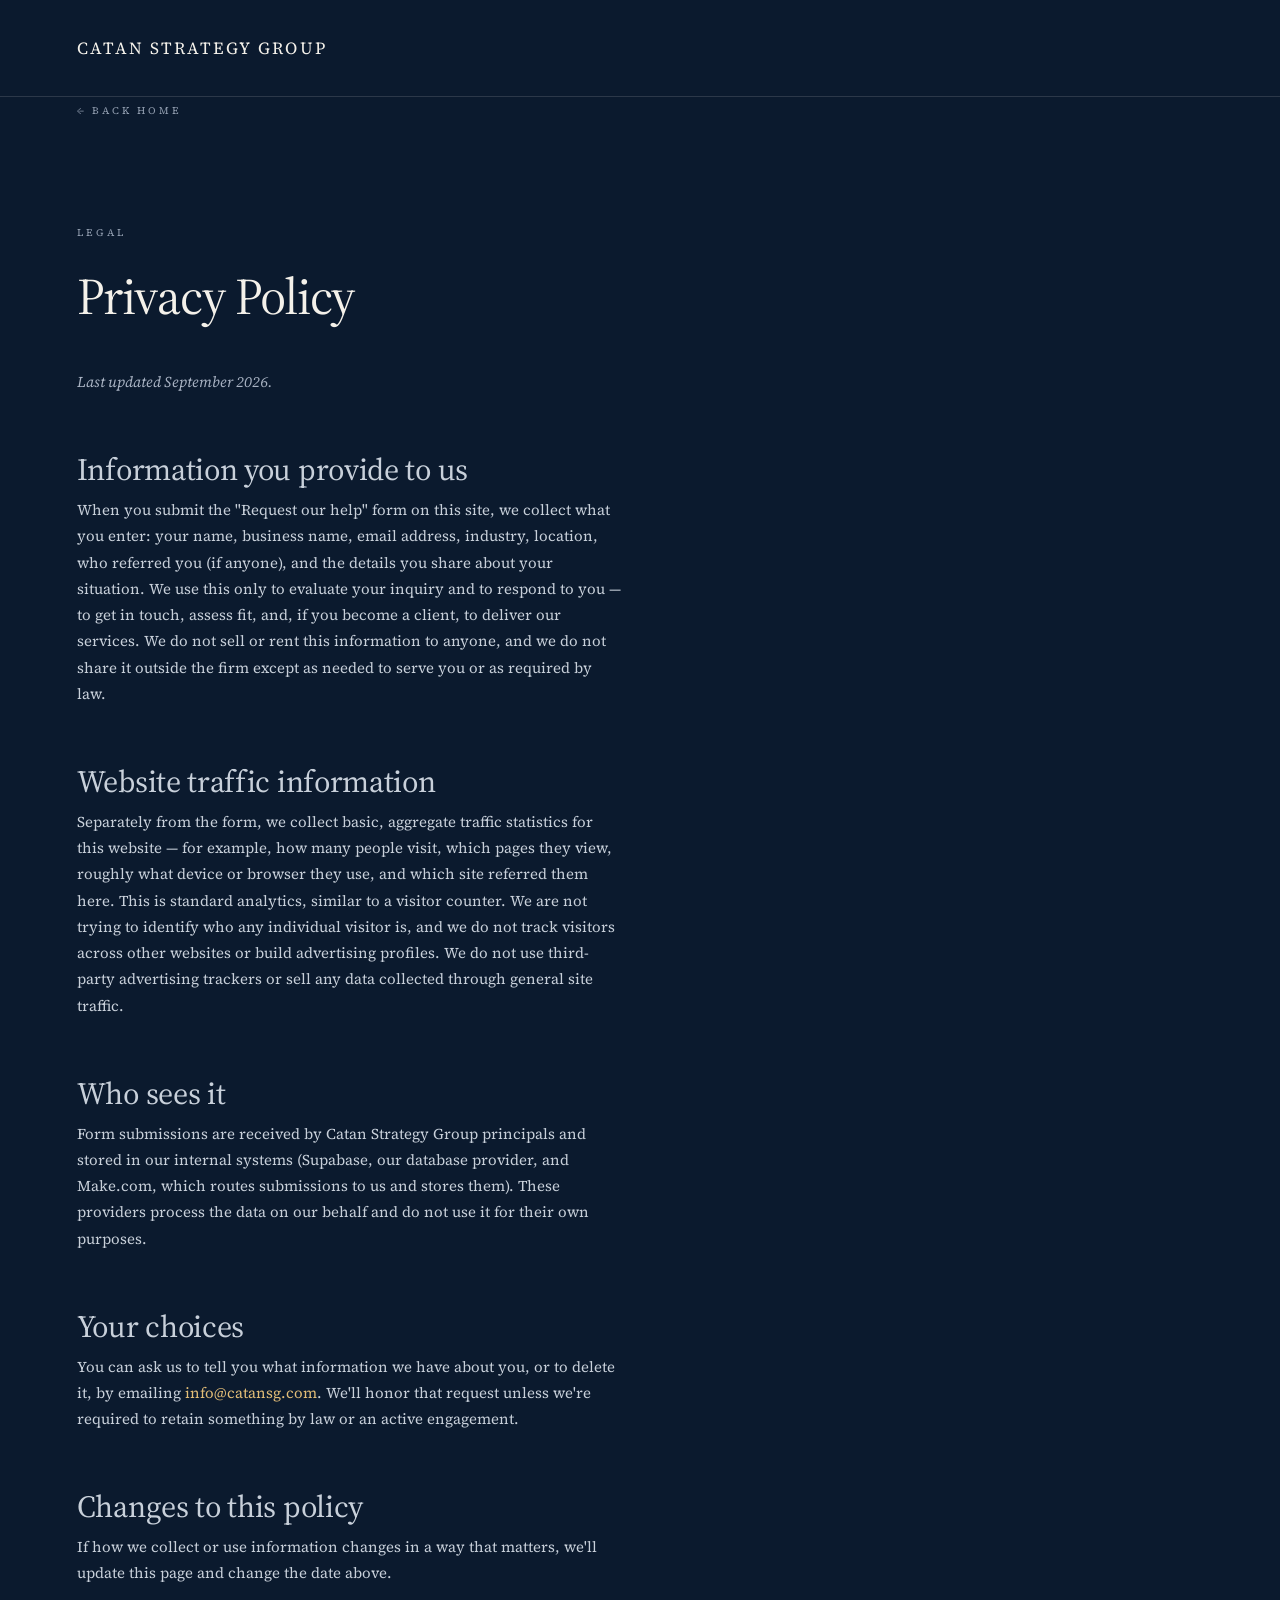
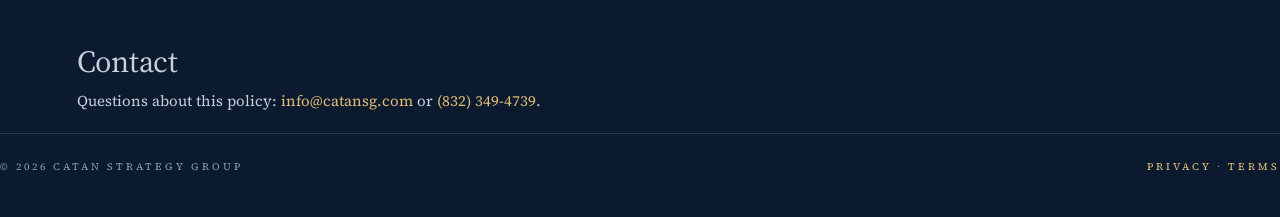
<file: privacy/index.html>
<!DOCTYPE html>
<html lang="en">
<head>
<meta charset="utf-8">
<meta name="viewport" content="width=device-width, initial-scale=1">
<title>Privacy Policy — Catan Strategy Group</title>
<link rel="preconnect" href="https://fonts.googleapis.com">
<link rel="preconnect" href="https://fonts.gstatic.com" crossorigin>
<link href="https://fonts.googleapis.com/css2?family=Source+Serif+4:ital,opsz,wght@0,8..60,300..700;1,8..60,300..700&display=swap" rel="stylesheet">
<link rel="stylesheet" href="/assets/css/main.css">
<!-- Cloudflare Web Analytics --><script type='module' src='https://static.cloudflareinsights.com/beacon.min.js' data-cf-beacon='{"token": "297085e4953f4850bd93b36ed565a3b2"}'></script><!-- End Cloudflare Web Analytics -->
</head>
<body>

<header class="masthead shell">
  <a class="wordmark" href="/">Catan Strategy Group</a>
</header>

<main class="shell">
  <a class="back-link microlabel" href="/">← Back home</a>
  <div class="page-hero">
    <p class="microlabel">Legal</p>
    <h1>Privacy Policy</h1>
  </div>
  <div class="prose">
    <p><em>Last updated September 2026.</em></p>

    <h2>Information you provide to us</h2>
    <p>When you submit the "Request our help" form on this site, we collect what you enter: your name, business name, email address, industry, location, who referred you (if anyone), and the details you share about your situation. We use this only to evaluate your inquiry and to respond to you — to get in touch, assess fit, and, if you become a client, to deliver our services. We do not sell or rent this information to anyone, and we do not share it outside the firm except as needed to serve you or as required by law.</p>

    <h2>Website traffic information</h2>
    <p>Separately from the form, we collect basic, aggregate traffic statistics for this website — for example, how many people visit, which pages they view, roughly what device or browser they use, and which site referred them here. This is standard analytics, similar to a visitor counter. We are not trying to identify who any individual visitor is, and we do not track visitors across other websites or build advertising profiles. We do not use third-party advertising trackers or sell any data collected through general site traffic.</p>

    <h2>Who sees it</h2>
    <p>Form submissions are received by Catan Strategy Group principals and stored in our internal systems (Supabase, our database provider, and Make.com, which routes submissions to us and stores them). These providers process the data on our behalf and do not use it for their own purposes.</p>

    <h2>Your choices</h2>
    <p>You can ask us to tell you what information we have about you, or to delete it, by emailing <a href="mailto:info@catansg.com">info@catansg.com</a>. We'll honor that request unless we're required to retain something by law or an active engagement.</p>

    <h2>Changes to this policy</h2>
    <p>If how we collect or use information changes in a way that matters, we'll update this page and change the date above.</p>

    <h2>Contact</h2>
    <p>Questions about this policy: <a href="mailto:info@catansg.com">info@catansg.com</a> or <a href="tel:8323494739">(832) 349-4739</a>.</p>
  </div>
</main>

<footer class="site-footer shell">
  <span class="microlabel">© 2026 Catan Strategy Group</span>
  <span class="microlabel push-right"><a href="/privacy/">Privacy</a> · <a href="/terms/">Terms</a></span>
</footer>

</body>
</html>
</file>
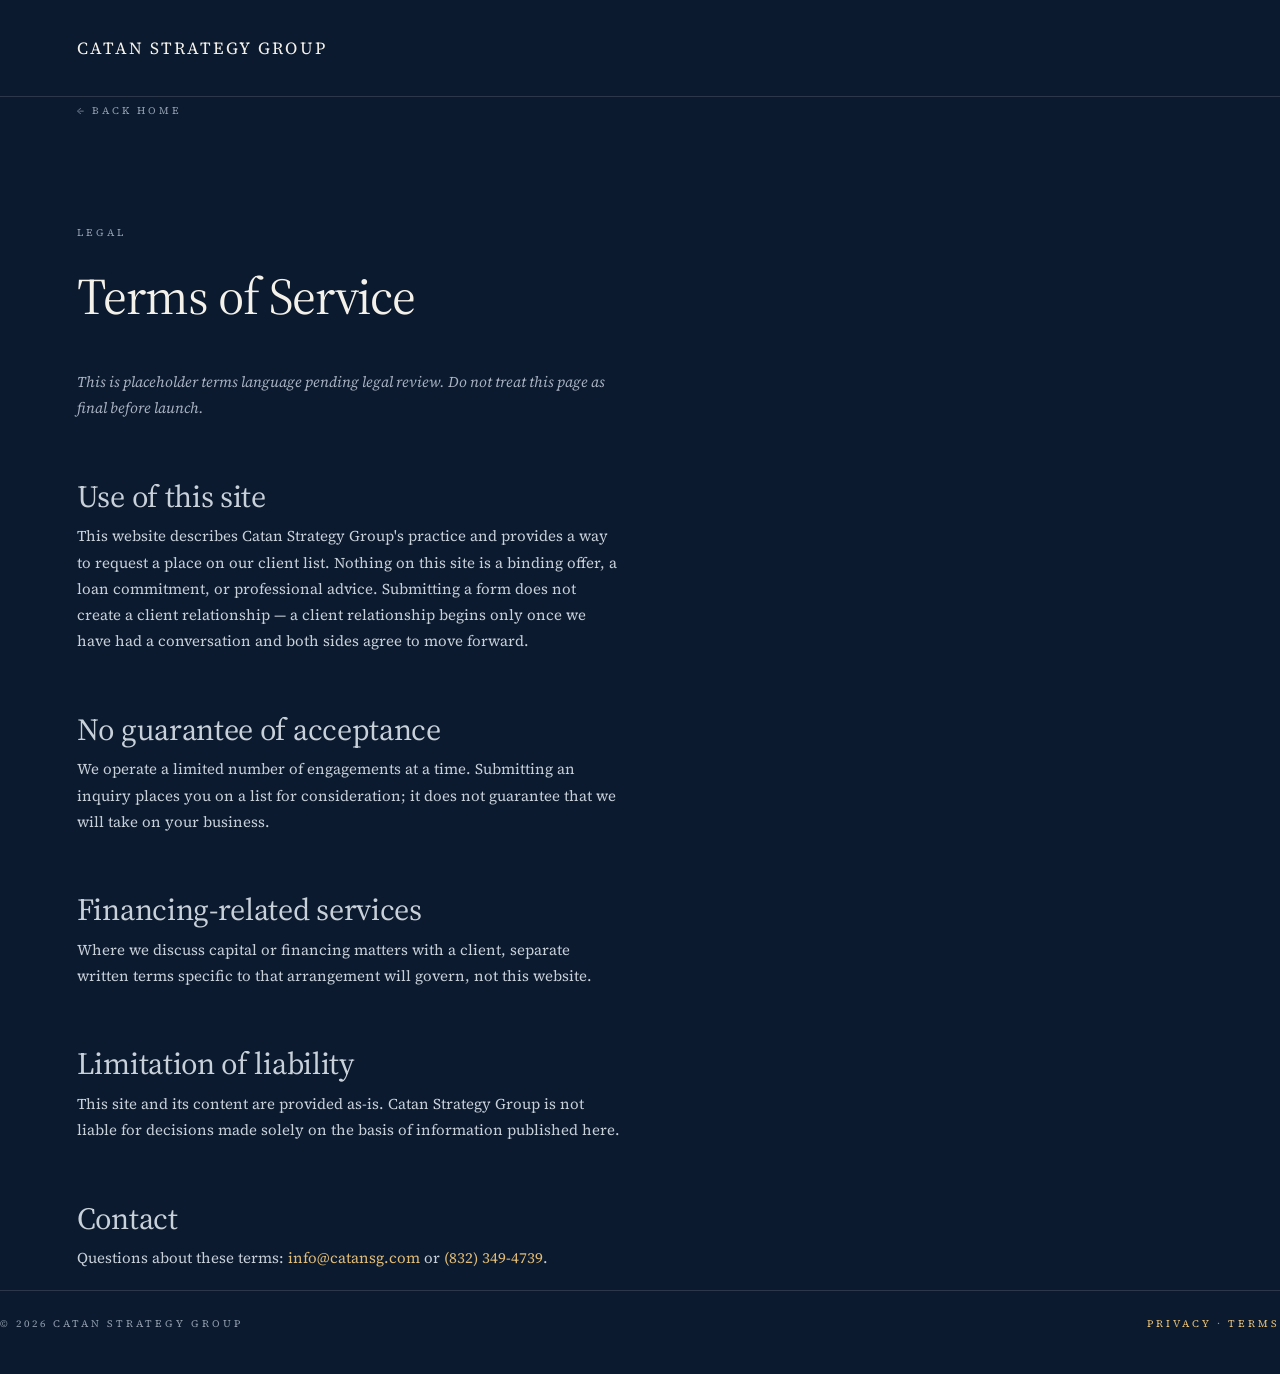
<file: terms/index.html>
<!DOCTYPE html>
<html lang="en">
<head>
<meta charset="utf-8">
<meta name="viewport" content="width=device-width, initial-scale=1">
<title>Terms of Service — Catan Strategy Group</title>
<link rel="preconnect" href="https://fonts.googleapis.com">
<link rel="preconnect" href="https://fonts.gstatic.com" crossorigin>
<link href="https://fonts.googleapis.com/css2?family=Source+Serif+4:ital,opsz,wght@0,8..60,300..700;1,8..60,300..700&display=swap" rel="stylesheet">
<link rel="stylesheet" href="/assets/css/main.css">
<!-- Cloudflare Web Analytics --><script type='module' src='https://static.cloudflareinsights.com/beacon.min.js' data-cf-beacon='{"token": "297085e4953f4850bd93b36ed565a3b2"}'></script><!-- End Cloudflare Web Analytics -->
</head>
<body>

<header class="masthead shell">
  <a class="wordmark" href="/">Catan Strategy Group</a>
</header>

<main class="shell">
  <a class="back-link microlabel" href="/">← Back home</a>
  <div class="page-hero">
    <p class="microlabel">Legal</p>
    <h1>Terms of Service</h1>
  </div>
  <div class="prose">
    <p><em>This is placeholder terms language pending legal review. Do not treat this page as final before launch.</em></p>

    <h2>Use of this site</h2>
    <p>This website describes Catan Strategy Group's practice and provides a way to request a place on our client list. Nothing on this site is a binding offer, a loan commitment, or professional advice. Submitting a form does not create a client relationship — a client relationship begins only once we have had a conversation and both sides agree to move forward.</p>

    <h2>No guarantee of acceptance</h2>
    <p>We operate a limited number of engagements at a time. Submitting an inquiry places you on a list for consideration; it does not guarantee that we will take on your business.</p>

    <h2>Financing-related services</h2>
    <p>Where we discuss capital or financing matters with a client, separate written terms specific to that arrangement will govern, not this website.</p>

    <h2>Limitation of liability</h2>
    <p>This site and its content are provided as-is. Catan Strategy Group is not liable for decisions made solely on the basis of information published here.</p>

    <h2>Contact</h2>
    <p>Questions about these terms: <a href="mailto:info@catansg.com">info@catansg.com</a> or <a href="tel:8323494739">(832) 349-4739</a>.</p>
  </div>
</main>

<footer class="site-footer shell">
  <span class="microlabel">© 2026 Catan Strategy Group</span>
  <span class="microlabel push-right"><a href="/privacy/">Privacy</a> · <a href="/terms/">Terms</a></span>
</footer>

</body>
</html>
</file>
<file: assets/css/main.css>
/* Catan Strategy Group — design tokens (from the Roster design handoff, verbatim) */
:root {
  --color-bg: #0b1a2e;
  --color-surface: #16253c;
  --color-text: #f4f1ea;
  --color-accent: #c39547;
  --color-accent-2: #e8c87a;
  --color-accent-hover: #d1a559;
  --color-accent-active: #b8893a;
  --color-link: #e2bd77;
  --color-neutral-600: #8d99ab;
  --color-neutral-700: #a8b2c2;
  --color-neutral-800: #c8d0da;
  --rule-faint: rgba(244, 241, 234, 0.09);
  --rule: rgba(244, 241, 234, 0.14);
  --rule-strong: rgba(244, 241, 234, 0.22);
  --gold-rule: rgba(195, 149, 71, 0.45);
  --gold-rule-dim: rgba(195, 149, 71, 0.16);
  --row-hover: rgba(244, 241, 234, 0.03);
  --selection: rgba(195, 149, 71, 0.35);
  --font-heading: "Source Serif 4", Georgia, serif;
  --font-body: "Source Serif 4", Georgia, serif;
}

* { box-sizing: border-box; }

html, body {
  background: var(--color-bg);
  color: var(--color-text);
  margin: 0;
  font-family: var(--font-body);
  -webkit-font-smoothing: antialiased;
}

::selection { background: var(--selection); }

a { color: var(--color-link); text-decoration: none; }
a:hover { color: var(--color-accent-2); }

:focus-visible { outline: 2px solid var(--color-accent); outline-offset: 2px; }

.shell {
  max-width: 1280px;
  margin: 0 auto;
  padding-left: clamp(22px, 6vw, 88px);
  padding-right: clamp(22px, 6vw, 88px);
  font-variant-numeric: tabular-nums;
}

.microlabel {
  margin: 0;
  font-size: 10px;
  letter-spacing: 0.3em;
  text-transform: uppercase;
  color: var(--color-neutral-600);
}

/* Masthead */
.masthead {
  display: flex;
  align-items: baseline;
  gap: clamp(16px, 4vw, 48px);
  padding-top: clamp(22px, 3vw, 36px);
  padding-bottom: clamp(22px, 3vw, 36px);
  flex-wrap: wrap;
  border-bottom: 1px solid var(--rule);
}
.wordmark {
  font-family: var(--font-heading);
  font-size: 17px;
  letter-spacing: 0.12em;
  text-transform: uppercase;
  margin-right: auto;
  color: var(--color-text);
}
.masthead nav { display: flex; gap: clamp(16px, 4vw, 32px); flex-wrap: wrap; }
.masthead a.microlabel { color: var(--color-neutral-700); }
.masthead a.microlabel:hover { color: var(--color-accent-2); }
.standing { color: var(--color-accent); }
.masthead .phone { color: var(--color-neutral-700); }
.masthead .phone:hover { color: var(--color-accent-2); }

/* Hero */
.hero {
  display: grid;
  grid-template-columns: minmax(0, 1.25fr) minmax(0, 0.75fr);
  gap: clamp(32px, 6vw, 96px);
  padding: clamp(24px, 3vw, 48px) 0;
  align-items: center;
}
.hero h1 {
  margin: clamp(22px, 3vw, 40px) 0 0;
  font-family: var(--font-heading);
  font-size: clamp(38px, 5.6vw, 82px);
  line-height: 1.02;
  letter-spacing: -0.03em;
  font-weight: 400;
  max-width: 18ch;
}
.hero h1.hero-sentence {
  font-family: "Cormorant Garamond", var(--font-heading), serif;
  font-style: italic;
  font-weight: 400;
  font-size: clamp(20px, 2.4vw, 32px);
  line-height: 1.45;
  letter-spacing: 0.002em;
  max-width: 32ch;
  color: var(--color-accent-2);
}
.hero p.standfirst {
  margin: clamp(24px, 3vw, 40px) 0 0;
  font-size: clamp(15px, 1.3vw, 18px);
  line-height: 1.7;
  max-width: 44ch;
  color: var(--color-neutral-800);
}
.figures { display: grid; gap: clamp(20px, 3vw, 30px); }
.seat { position: relative; border-left: 1px solid var(--gold-rule); padding: 4px 0 4px 18px; }
.seat-value { margin: 6px 0 0; font-family: var(--font-heading); font-size: clamp(30px, 3.4vw, 44px); line-height: 1; }
.seat-value.status-value { font-size: clamp(17px, 1.8vw, 22px); line-height: 1.25; color: var(--color-accent); white-space: nowrap; }
.seat-live { border-left-color: var(--gold-rule-dim); }
.seat-live::after {
  content: "";
  position: absolute;
  left: -1px;
  top: 0;
  width: 1px;
  height: 34%;
  background: var(--color-accent-2);
  animation: seat-scan 2.8s ease-in-out infinite;
}
@keyframes seat-scan {
  0%, 100% { transform: translateY(0); }
  50% { transform: translateY(194%); }
}

/* Section shell */
section { padding: clamp(24px, 3vw, 48px) 0; }
.section-head {
  display: flex;
  align-items: baseline;
  justify-content: space-between;
  gap: 24px;
  flex-wrap: wrap;
  margin-bottom: clamp(20px, 3vw, 34px);
}
h2 {
  margin: 0;
  font-family: var(--font-heading);
  font-size: clamp(22px, 2.4vw, 32px);
  font-weight: 400;
  letter-spacing: -0.01em;
}

/* Present engagements — ledger */
.ledger { width: 100%; border-collapse: collapse; font-variant-numeric: tabular-nums; }
.ledger th {
  text-align: left;
  font-size: 10px;
  letter-spacing: 0.24em;
  text-transform: uppercase;
  font-weight: 400;
  color: var(--color-neutral-600);
  padding: 0 20px 12px 0;
  border-bottom: 1px solid var(--rule-strong);
}
.ledger td {
  padding: 18px 20px 18px 0;
  font-size: 14px;
  border-bottom: 1px solid var(--rule-faint);
  vertical-align: baseline;
}
.ledger tr:hover td { background: var(--row-hover); }
.ledger .opt { display: table-cell; }
@media (max-width: 760px) {
  .ledger .opt { display: none; }
}
.note { margin: 22px 0 0; font-size: 12px; color: var(--color-neutral-700); max-width: 52ch; }

/* Mandates — quad grid */
#mandates > .microlabel {
  font-family: "Playfair Display", var(--font-heading), serif;
  font-style: italic;
  font-weight: 600;
  font-size: clamp(22px, 2.4vw, 28px);
  letter-spacing: 0.005em;
  text-transform: none;
  color: var(--color-accent-2);
}
.quad {
  display: grid;
  grid-template-columns: repeat(auto-fit, minmax(260px, 1fr));
  gap: clamp(36px, 5.5vw, 80px);
  margin-top: clamp(28px, 3.5vw, 44px);
  border-top: 1px solid var(--rule);
  padding-top: clamp(26px, 3vw, 40px);
}
.quad h3 {
  margin: 14px 0 0;
  font-family: "Playfair Display", var(--font-heading), serif;
  font-size: clamp(26px, 2.4vw, 32px);
  font-weight: 600;
  letter-spacing: 0.002em;
  color: var(--color-text);
}
.quad p { margin: 0; font-size: 14px; line-height: 1.7; color: var(--color-neutral-800); }
.quad-n { font-size: 11px; letter-spacing: 0.2em; color: var(--color-accent); }

/* Mandate flip cards */
.mandate-card {
  perspective: 1400px;
  height: clamp(190px, 20vw, 230px);
}
.mandate-card-inner {
  position: relative;
  width: 100%;
  height: 100%;
  transition: transform 1.05s cubic-bezier(0.25, 0.8, 0.25, 1);
  transform-style: preserve-3d;
}
.mandate-card:hover .mandate-card-inner,
.mandate-card.flipped .mandate-card-inner {
  transform: rotateY(180deg);
}
.mandate-card-face {
  position: absolute;
  inset: 0;
  backface-visibility: hidden;
  -webkit-backface-visibility: hidden;
  display: flex;
  flex-direction: column;
  justify-content: center;
  padding: clamp(20px, 2.4vw, 28px);
  border: 1px solid var(--rule);
  border-radius: 2px;
  background: var(--color-surface);
  transition: border-color 0.3s ease;
}
.mandate-card:hover .mandate-card-face,
.mandate-card.flipped .mandate-card-face {
  border-color: var(--gold-rule);
}
.mandate-card-back {
  transform: rotateY(180deg);
}
.mandate-card-back p {
  color: var(--color-neutral-800);
}
@media (prefers-reduced-motion: reduce) {
  .mandate-card-inner { transition: none; }
}

/* What we have done — scrolling proof list, 3 visible at a time */
.scroll-list {
  margin-top: clamp(20px, 3vw, 34px);
  max-height: 279px; /* ~3 items at 93px each */
  overflow-y: hidden;
}
.scroll-item {
  min-height: 93px;
  display: flex;
  align-items: center;
  padding: 20px 0;
  border-top: 1px solid var(--rule-faint);
  font-size: 15px;
  line-height: 1.6;
  color: var(--color-neutral-800);
  transition: color 0.6s ease;
}
.scroll-item.is-active {
  color: var(--color-accent-2);
}

/* Who we consider — the "gate" */
.glow-head { animation: gold-breathe 7s ease-in-out infinite; }
@keyframes gold-breathe {
  0%, 100% { color: var(--color-text); }
  50% { color: var(--color-accent-2); }
}
.gate {
  display: grid;
  grid-template-columns: repeat(auto-fit, minmax(260px, 1fr));
  gap: clamp(28px, 4vw, 64px);
}
.gate ul {
  list-style: none;
  padding: 0;
  margin: 18px 0 0;
  display: grid;
  gap: 14px;
  line-height: 1.65;
}
.gate-yes .microlabel { color: var(--color-accent-2); }
.gate-yes ul { font-size: 15px; color: var(--color-text); }
.gate-no .microlabel { color: var(--color-neutral-600); }
.gate-no ul { font-size: 14px; color: var(--color-neutral-600); }
.gate li {
  opacity: 0;
  transform: translateY(12px);
  transition: opacity 780ms cubic-bezier(0.16, 0.84, 0.3, 1), transform 780ms cubic-bezier(0.16, 0.84, 0.3, 1);
}
.gate.revealed li { opacity: 1; transform: translateY(0); }
.gate.revealed li:nth-child(2) { transition-delay: 120ms; }
.gate.revealed li:nth-child(3) { transition-delay: 240ms; }
.gate.revealed li:nth-child(4) { transition-delay: 360ms; }

@media (prefers-reduced-motion: reduce) {
  .seat-live::after { animation: none; }
  .seat-live { border-left-color: var(--gold-rule); }
  .glow-head { animation: none; color: var(--color-text); }
  .gate li { opacity: 1; transform: none; transition: none; }
}

/* The list — waitlist form */
.enquire {
  display: grid;
  grid-template-columns: minmax(0, 0.9fr) minmax(0, 1fr);
  gap: clamp(32px, 5vw, 88px);
  padding: clamp(48px, 8vw, 120px) 0;
}
.enquire h2 { font-size: clamp(24px, 3.2vw, 44px); line-height: 1.1; letter-spacing: -0.02em; max-width: 18ch; }
.enquire .lede { font-size: 14px; color: var(--color-neutral-800); max-width: 40ch; margin: clamp(16px, 2vw, 24px) 0; }
.enquire .contactline { display: grid; gap: 4px; font-size: 14px; margin-top: clamp(12px, 1.5vw, 18px); }
form.card-form { display: grid; gap: 20px; align-content: start; }
.field-row { display: grid; grid-template-columns: repeat(auto-fit, minmax(170px, 1fr)); gap: 20px; }
label {
  display: block;
  font-size: 11px;
  letter-spacing: 0.16em;
  text-transform: uppercase;
  color: var(--color-neutral-700);
  margin-bottom: 6px;
}
.input, select.input, textarea.input {
  background: var(--color-surface);
  border: 1px solid var(--rule);
  border-radius: 2px;
  color: var(--color-text);
  font-family: var(--font-body);
  font-size: 14px;
  padding: 11px 12px;
  width: 100%;
}
.input::placeholder { color: rgba(244, 241, 234, 0.4); }
.input:hover { border-color: var(--gold-rule); }
textarea.input { min-height: 96px; resize: vertical; }
select.input { color-scheme: dark; }
select.input option { color: var(--color-text); background: var(--color-surface); }
.btn-primary {
  background: var(--color-accent);
  color: var(--color-bg);
  border: none;
  border-radius: 2px;
  font-size: 11px;
  letter-spacing: 0.16em;
  text-transform: uppercase;
  padding: 12px 22px;
  justify-self: start;
  cursor: pointer;
  font-family: var(--font-body);
}
.btn-primary:hover { background: var(--color-accent-hover); }
.btn-primary:active { background: var(--color-accent-active); }
.btn-primary:disabled { opacity: 0.6; cursor: default; }
.fineprint { font-size: 12px; color: var(--color-neutral-700); margin: 0; }
.form-status { font-size: 14px; margin: 0; }
.form-status.success { color: var(--color-accent-2); }
.form-status.error { color: var(--color-neutral-800); }

/* Owners' Thoughts preview — plain type list, no cards */
.thoughts-list { list-style: none; margin: clamp(20px, 3vw, 34px) 0 0; padding: 0; display: grid; gap: clamp(22px, 3vw, 32px); }
.thoughts-list li { border-top: 1px solid var(--rule-faint); padding-top: clamp(16px, 2vw, 22px); }
.thoughts-list li:first-child { border-top: none; padding-top: 0; }
.thoughts-list a.title { font-family: var(--font-heading); font-size: clamp(18px, 2vw, 24px); color: var(--color-text); }
.thoughts-list a.title:hover { color: var(--color-accent-2); }
.thoughts-meta { margin-top: 6px; }
.thoughts-meta span + span::before { content: " · "; }

/* Footer */
footer.site-footer {
  display: flex;
  flex-wrap: wrap;
  gap: 14px 40px;
  padding: 26px 0 44px;
  border-top: 1px solid var(--rule);
}
footer.site-footer .push-right { margin-left: auto; }

/* Responsive */
@media (max-width: 900px) {
  .hero, .enquire { grid-template-columns: minmax(0, 1fr); }
}

/* Phone-only fixes -- desktop/tablet untouched above this point */
@media (max-width: 640px) {
  /* Mandate cards were sized for a multi-column grid; stacked full-width
     at this size the fixed desktop height reads as mostly empty space. */
  .mandate-card { height: clamp(160px, 46vw, 190px); }
  .mandate-card-face { overflow-y: auto; }

  /* Mobile text wraps to 3 lines per item, but the ticker's height assumed
     2-line desktop items, so the last visible item was clipped mid-sentence.
     Fade the edges instead of hard-cutting -- always reads as intentional. */
  .scroll-list {
    -webkit-mask-image: linear-gradient(to bottom, black 0, black calc(100% - 28px), transparent 100%);
    mask-image: linear-gradient(to bottom, black 0, black calc(100% - 28px), transparent 100%);
  }

  /* Name/Business and Industry/Location were squeezing into cramped
     narrow columns; give each field the full row on phone. */
  .field-row { grid-template-columns: 1fr; }

  /* A little breathing room when the nav wraps to a second line. */
  .masthead nav { row-gap: 10px; }
}

/* Simple page header used on privacy/terms/blog index/article pages */
.page-hero { padding: clamp(48px, 6vw, 88px) 0 clamp(24px, 3vw, 40px); }
.page-hero h1 {
  font-family: var(--font-heading);
  font-size: clamp(32px, 4vw, 52px);
  font-weight: 400;
  letter-spacing: -0.02em;
  margin: clamp(14px, 2vw, 22px) 0 0;
}
.back-link { display: inline-block; margin-bottom: clamp(20px, 3vw, 32px); }
.prose { max-width: 68ch; font-size: 15px; line-height: 1.75; color: var(--color-neutral-800); }
.prose h2 { margin-top: clamp(32px, 4vw, 48px); }
.prose h3 {
  font-family: var(--font-heading);
  font-weight: 400;
  color: var(--color-text);
  font-size: clamp(20px, 2.2vw, 26px);
  letter-spacing: -0.01em;
  margin: clamp(32px, 4vw, 48px) 0 0.6em;
}
.prose h4 {
  font-family: var(--font-heading);
  font-weight: 400;
  color: var(--color-text);
  font-size: 18px;
  margin: 1.8em 0 0.5em;
}
.prose p { margin: 0 0 1.2em; }
.prose ul, .prose ol { margin: 0 0 1.3em; padding-left: 1.3em; line-height: 1.75; }
.prose li { margin-bottom: 0.5em; }
.prose li::marker { color: var(--color-accent); }
.prose a { color: var(--color-link); }
.prose a:hover { color: var(--color-accent-2); }
.prose hr { border: none; border-top: 1px solid var(--rule); margin: clamp(32px, 4vw, 48px) 0; }
.prose em { color: var(--color-neutral-700); }
.pullquote {
  border-left: 3px solid var(--color-accent);
  padding: 4px 0 4px 22px;
  margin: clamp(28px, 4vw, 44px) 0;
  font-family: var(--font-heading);
  font-style: normal;
  font-size: clamp(18px, 2vw, 24px);
  line-height: 1.4;
  color: var(--color-text);
  display: block;
}
.article-meta { display: flex; gap: 16px; flex-wrap: wrap; color: var(--color-neutral-600); font-size: 12px; letter-spacing: 0.08em; text-transform: uppercase; margin-top: 10px; }
</file>
